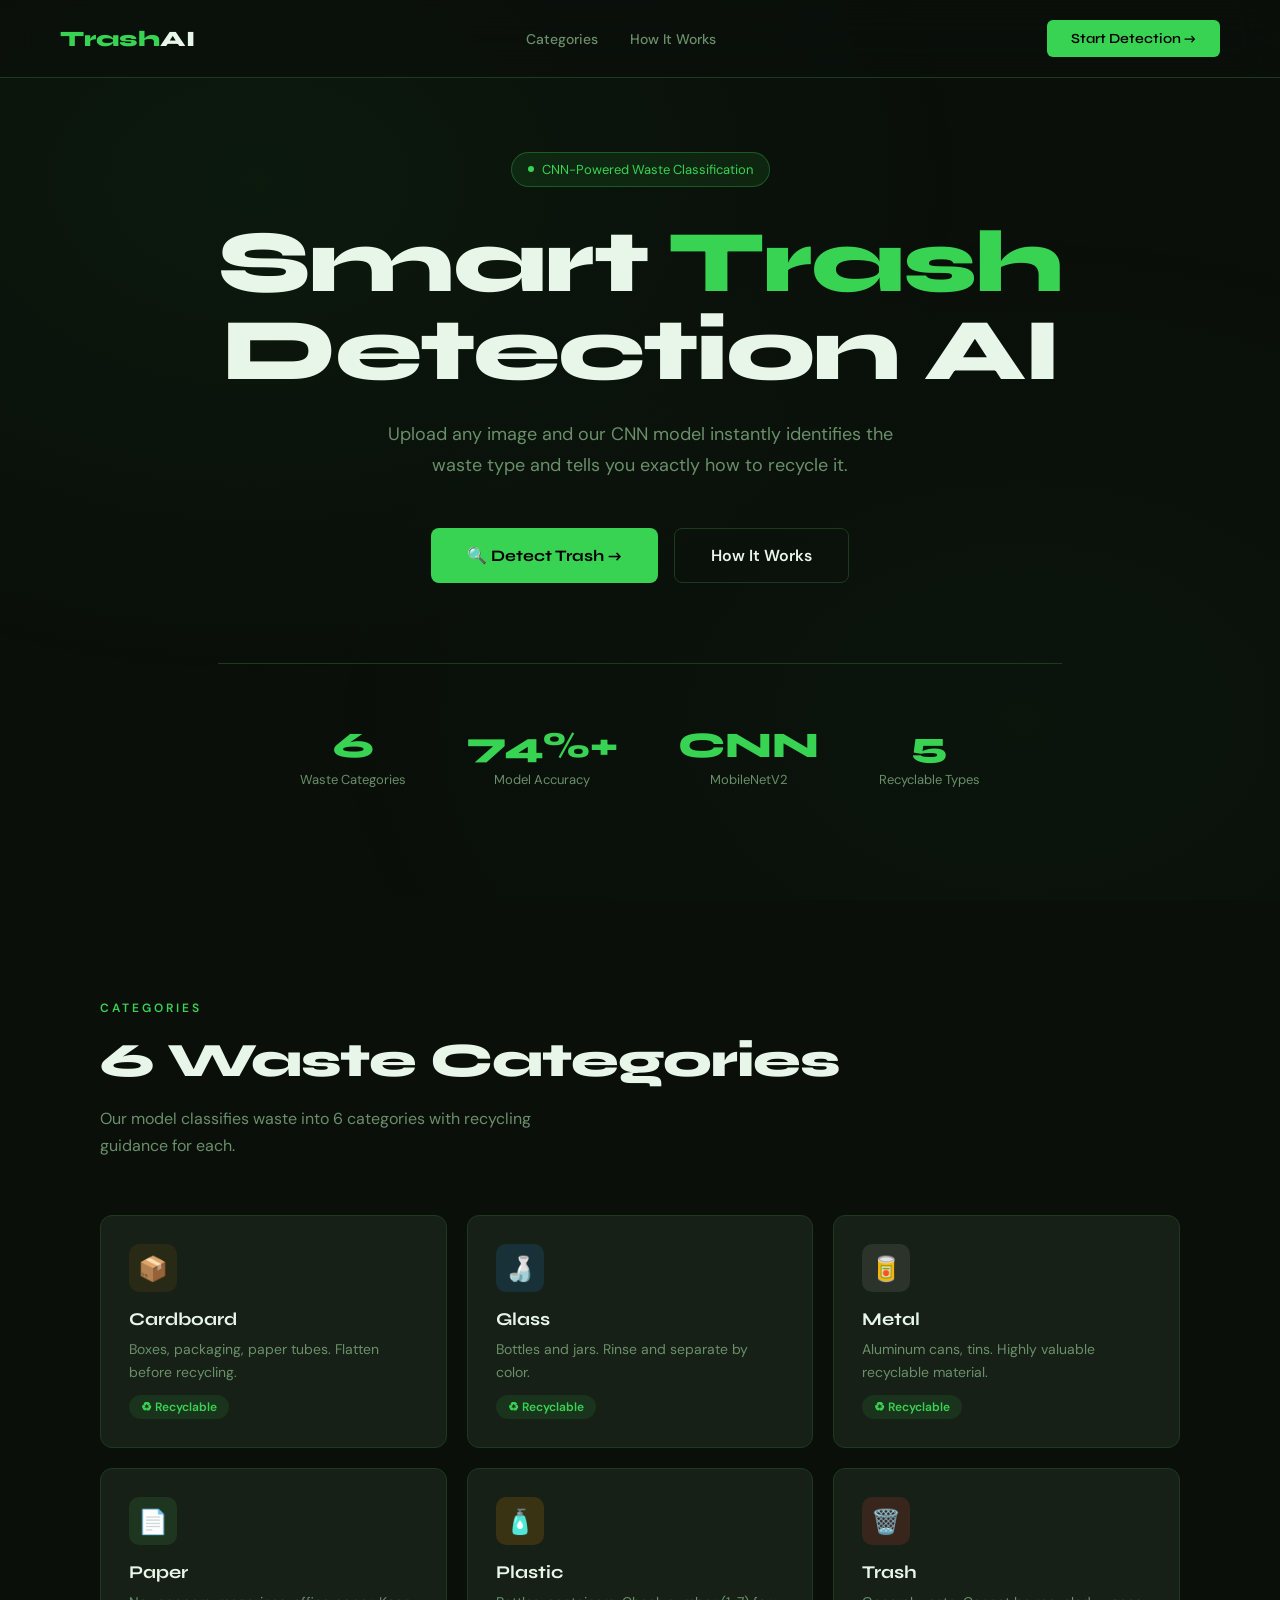
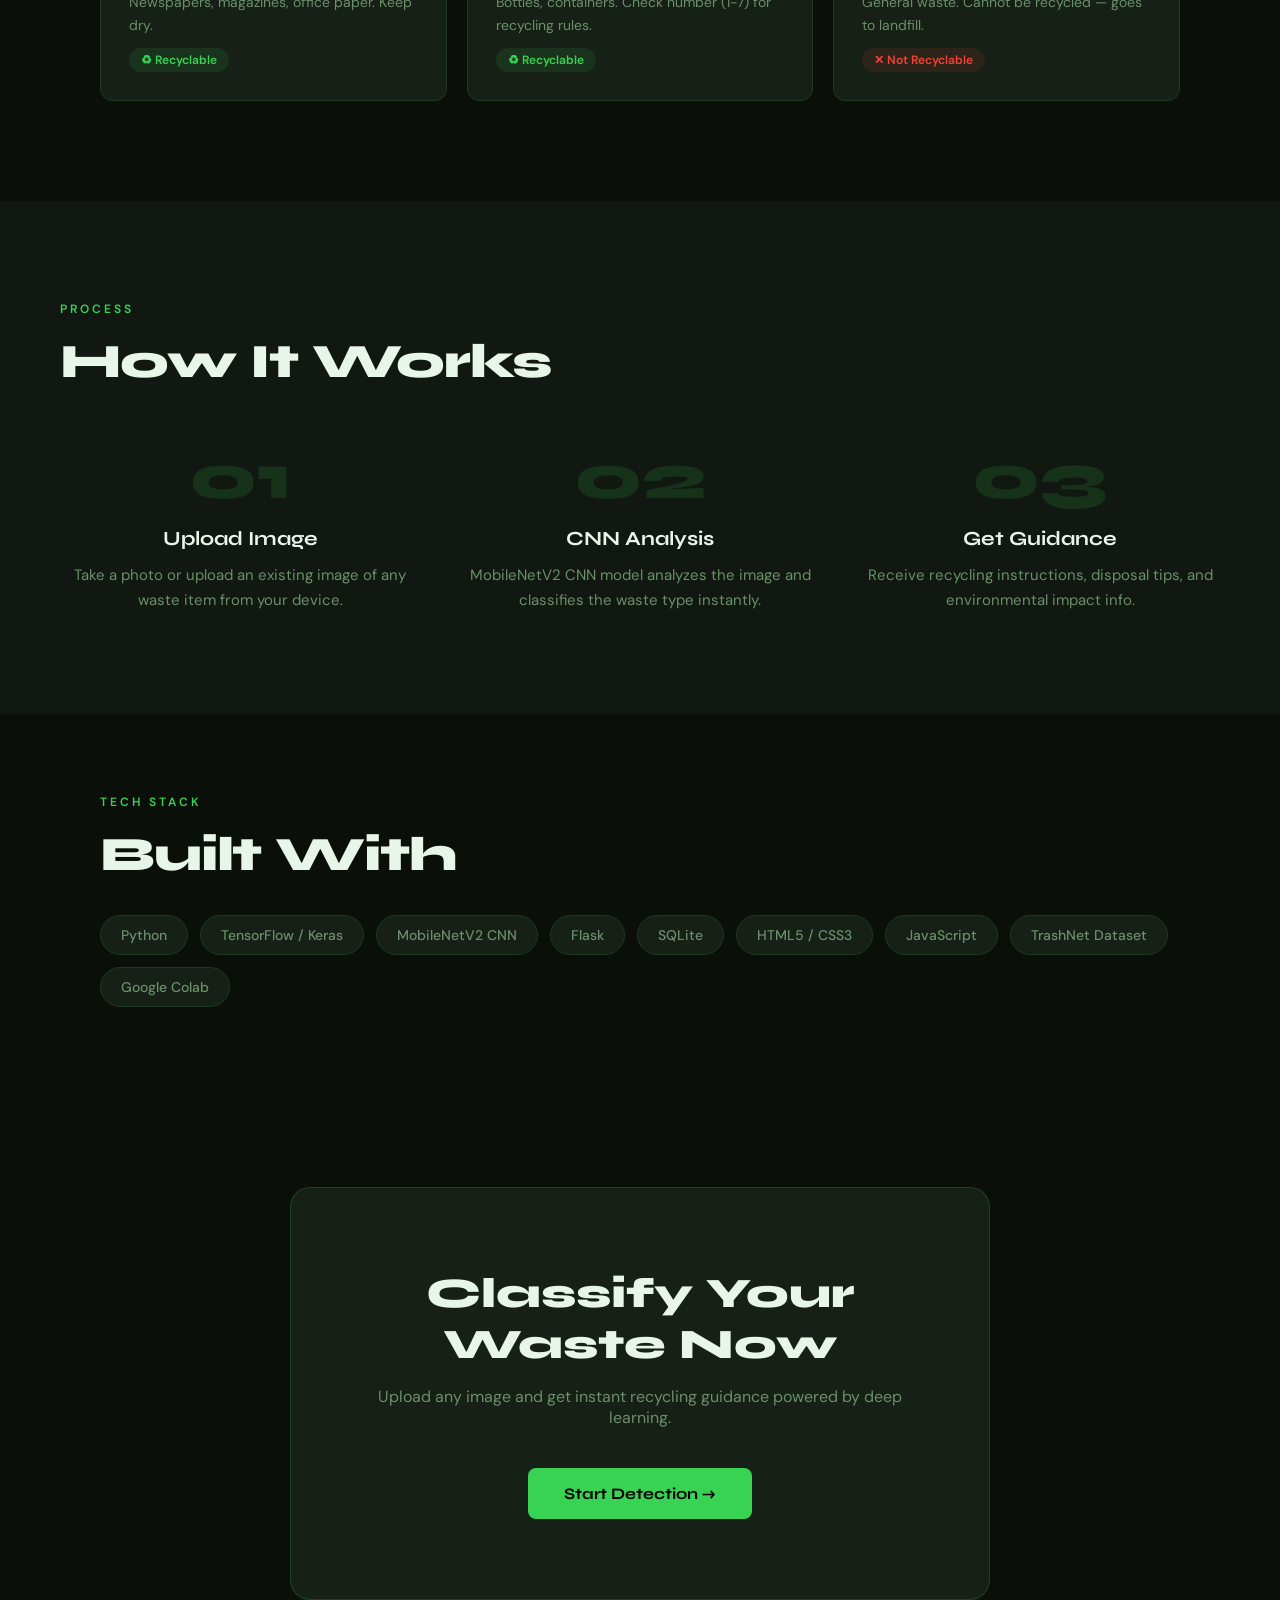
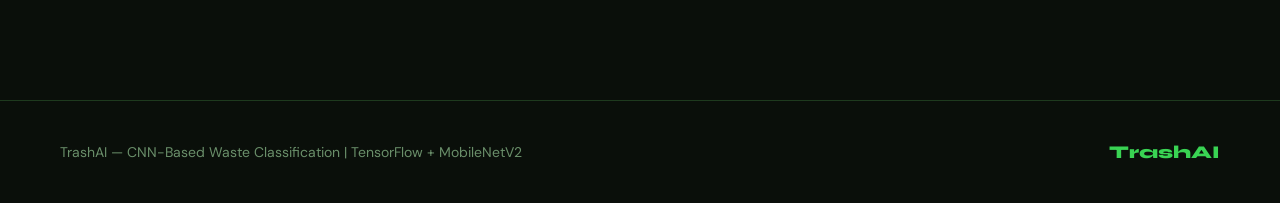
<file: index.html>
<!DOCTYPE html>
<html lang="en">
<head>
<meta charset="UTF-8"/>
<meta name="viewport" content="width=device-width, initial-scale=1.0"/>
<title>TrashAI - Smart Recycling Detection</title>
<link href="https://fonts.googleapis.com/css2?family=Syne:wght@400;600;700;800&family=DM+Sans:wght@300;400;500&display=swap" rel="stylesheet"/>
<style>
:root{--bg:#0a0f0a;--surface:#111811;--card:#162016;--accent:#39d353;--accent2:#7ee787;--text:#e8f5e9;--muted:#6a8f6a;--border:#1e3a1e;}
*{margin:0;padding:0;box-sizing:border-box;}
body{background:var(--bg);color:var(--text);font-family:'DM Sans',sans-serif;min-height:100vh;overflow-x:hidden;}
/* Animated background */
body::before{content:'';position:fixed;inset:0;background:radial-gradient(ellipse at 20% 20%,rgba(57,211,83,0.05) 0%,transparent 50%),radial-gradient(ellipse at 80% 80%,rgba(57,211,83,0.03) 0%,transparent 50%);pointer-events:none;z-index:0;}

nav{position:fixed;top:0;width:100%;z-index:100;padding:20px 60px;display:flex;justify-content:space-between;align-items:center;background:rgba(10,15,10,0.8);backdrop-filter:blur(20px);border-bottom:1px solid var(--border);}
.logo{font-family:'Syne',sans-serif;font-size:22px;font-weight:800;color:var(--accent);}
.logo span{color:var(--text);}
.nav-links{display:flex;gap:32px;list-style:none;}
.nav-links a{color:var(--muted);text-decoration:none;font-size:14px;font-weight:500;transition:color 0.2s;}
.nav-links a:hover{color:var(--accent);}
.nav-cta{background:var(--accent);color:#000;padding:10px 24px;border-radius:6px;font-weight:600;font-size:14px;text-decoration:none;font-family:'Syne',sans-serif;transition:all 0.2s;}
.nav-cta:hover{background:var(--accent2);}

.hero{min-height:100vh;display:flex;align-items:center;justify-content:center;text-align:center;padding:120px 60px 80px;position:relative;z-index:1;}
.hero-badge{display:inline-flex;align-items:center;gap:8px;background:rgba(57,211,83,0.1);border:1px solid rgba(57,211,83,0.3);padding:8px 16px;border-radius:100px;font-size:13px;color:var(--accent);margin-bottom:32px;}
.badge-dot{width:6px;height:6px;background:var(--accent);border-radius:50%;animation:pulse 2s infinite;}
@keyframes pulse{0%,100%{opacity:1;}50%{opacity:0.3;}}
h1{font-family:'Syne',sans-serif;font-size:clamp(42px,7vw,88px);font-weight:800;line-height:1.0;margin-bottom:24px;letter-spacing:-2px;}
h1 .green{color:var(--accent);}
.hero-sub{font-size:18px;color:var(--muted);max-width:540px;margin:0 auto 48px;line-height:1.7;}
.hero-buttons{display:flex;gap:16px;justify-content:center;flex-wrap:wrap;}
.btn-primary{background:var(--accent);color:#000;padding:16px 36px;border-radius:8px;font-weight:700;font-size:16px;text-decoration:none;font-family:'Syne',sans-serif;transition:all 0.2s;display:inline-flex;align-items:center;gap:8px;}
.btn-primary:hover{background:var(--accent2);transform:translateY(-2px);}
.btn-secondary{background:transparent;color:var(--text);padding:16px 36px;border-radius:8px;font-weight:600;font-size:16px;text-decoration:none;border:1px solid var(--border);transition:all 0.2s;}
.btn-secondary:hover{border-color:var(--accent);color:var(--accent);}

/* Stats row */
.stats-row{display:flex;justify-content:center;gap:60px;margin-top:80px;padding-top:60px;border-top:1px solid var(--border);}
.stat{text-align:center;}
.stat-num{font-family:'Syne',sans-serif;font-size:36px;font-weight:800;color:var(--accent);}
.stat-label{font-size:13px;color:var(--muted);margin-top:4px;}

/* Classes section */
.section{padding:100px 60px;max-width:1200px;margin:0 auto;position:relative;z-index:1;}
.section-tag{font-size:12px;font-weight:600;color:var(--accent);text-transform:uppercase;letter-spacing:3px;margin-bottom:16px;}
.section-title{font-family:'Syne',sans-serif;font-size:clamp(32px,4vw,48px);font-weight:800;margin-bottom:16px;letter-spacing:-1px;}
.section-sub{color:var(--muted);font-size:16px;max-width:500px;line-height:1.7;margin-bottom:56px;}

.classes-grid{display:grid;grid-template-columns:repeat(3,1fr);gap:20px;}
.class-card{background:var(--card);border:1px solid var(--border);border-radius:12px;padding:28px;transition:all 0.3s;cursor:default;}
.class-card:hover{border-color:var(--accent);transform:translateY(-4px);}
.class-icon{width:48px;height:48px;border-radius:10px;display:flex;align-items:center;justify-content:center;font-size:24px;margin-bottom:16px;}
.class-name{font-family:'Syne',sans-serif;font-size:18px;font-weight:700;margin-bottom:8px;}
.class-desc{font-size:14px;color:var(--muted);line-height:1.6;}
.class-badge{display:inline-block;margin-top:12px;padding:4px 12px;border-radius:100px;font-size:12px;font-weight:600;}
.recyclable{background:rgba(57,211,83,0.1);color:var(--accent);}
.not-recyclable{background:rgba(244,67,54,0.1);color:#f44336;}

/* How it works */
.how-section{padding:100px 60px;background:var(--surface);position:relative;z-index:1;}
.how-inner{max-width:1200px;margin:0 auto;}
.steps{display:grid;grid-template-columns:repeat(3,1fr);gap:40px;margin-top:56px;}
.step{text-align:center;}
.step-num{font-family:'Syne',sans-serif;font-size:64px;font-weight:800;color:rgba(57,211,83,0.15);line-height:1;margin-bottom:16px;}
.step-title{font-family:'Syne',sans-serif;font-size:20px;font-weight:700;margin-bottom:12px;}
.step-desc{font-size:15px;color:var(--muted);line-height:1.7;}

/* Tech stack */
.tech-section{padding:80px 60px;max-width:1200px;margin:0 auto;position:relative;z-index:1;}
.tech-pills{display:flex;flex-wrap:wrap;gap:12px;margin-top:32px;}
.tech-pill{background:var(--card);border:1px solid var(--border);padding:10px 20px;border-radius:100px;font-size:14px;font-weight:500;color:var(--muted);}

/* CTA */
.cta-section{padding:100px 60px;text-align:center;position:relative;z-index:1;}
.cta-box{background:var(--card);border:1px solid rgba(57,211,83,0.2);border-radius:20px;padding:80px;max-width:700px;margin:0 auto;}
.cta-title{font-family:'Syne',sans-serif;font-size:42px;font-weight:800;margin-bottom:16px;}
.cta-sub{color:var(--muted);font-size:16px;margin-bottom:40px;}

footer{padding:40px 60px;border-top:1px solid var(--border);display:flex;justify-content:space-between;align-items:center;position:relative;z-index:1;}
.footer-text{font-size:14px;color:var(--muted);}
.footer-logo{font-family:'Syne',sans-serif;font-size:18px;font-weight:800;color:var(--accent);}
</style>
</head>
<body>

<nav>
  <div class="logo">Trash<span>AI</span></div>
  <ul class="nav-links">
    <li><a href="#classes">Categories</a></li>
    <li><a href="#how">How It Works</a></li>
  </ul>
  <a href="detect.html" class="nav-cta">Start Detection →</a>
</nav>

<section class="hero">
  <div>
    <div class="hero-badge">
      <span class="badge-dot"></span>
      CNN-Powered Waste Classification
    </div>
    <h1>Smart <span class="green">Trash</span><br>Detection AI</h1>
    <p class="hero-sub">Upload any image and our CNN model instantly identifies the waste type and tells you exactly how to recycle it.</p>
    <div class="hero-buttons">
      <a href="detect.html" class="btn-primary">🔍 Detect Trash →</a>
      <a href="#how" class="btn-secondary">How It Works</a>
    </div>
    <div class="stats-row">
      <div class="stat"><div class="stat-num">6</div><div class="stat-label">Waste Categories</div></div>
      <div class="stat"><div class="stat-num">74%+</div><div class="stat-label">Model Accuracy</div></div>
      <div class="stat"><div class="stat-num">CNN</div><div class="stat-label">MobileNetV2</div></div>
      <div class="stat"><div class="stat-num">5</div><div class="stat-label">Recyclable Types</div></div>
    </div>
  </div>
</section>

<section class="section" id="classes">
  <div class="section-tag">Categories</div>
  <h2 class="section-title">6 Waste Categories</h2>
  <p class="section-sub">Our model classifies waste into 6 categories with recycling guidance for each.</p>
  <div class="classes-grid">
    <div class="class-card">
      <div class="class-icon" style="background:rgba(139,105,20,0.15)">📦</div>
      <div class="class-name">Cardboard</div>
      <div class="class-desc">Boxes, packaging, paper tubes. Flatten before recycling.</div>
      <span class="class-badge recyclable">♻ Recyclable</span>
    </div>
    <div class="class-card">
      <div class="class-icon" style="background:rgba(33,150,243,0.15)">🍶</div>
      <div class="class-name">Glass</div>
      <div class="class-desc">Bottles and jars. Rinse and separate by color.</div>
      <span class="class-badge recyclable">♻ Recyclable</span>
    </div>
    <div class="class-card">
      <div class="class-icon" style="background:rgba(158,158,158,0.15)">🥫</div>
      <div class="class-name">Metal</div>
      <div class="class-desc">Aluminum cans, tins. Highly valuable recyclable material.</div>
      <span class="class-badge recyclable">♻ Recyclable</span>
    </div>
    <div class="class-card">
      <div class="class-icon" style="background:rgba(76,175,80,0.15)">📄</div>
      <div class="class-name">Paper</div>
      <div class="class-desc">Newspapers, magazines, office paper. Keep dry.</div>
      <span class="class-badge recyclable">♻ Recyclable</span>
    </div>
    <div class="class-card">
      <div class="class-icon" style="background:rgba(255,152,0,0.15)">🧴</div>
      <div class="class-name">Plastic</div>
      <div class="class-desc">Bottles, containers. Check number (1-7) for recycling rules.</div>
      <span class="class-badge recyclable">♻ Recyclable</span>
    </div>
    <div class="class-card">
      <div class="class-icon" style="background:rgba(244,67,54,0.15)">🗑️</div>
      <div class="class-name">Trash</div>
      <div class="class-desc">General waste. Cannot be recycled — goes to landfill.</div>
      <span class="class-badge not-recyclable">✕ Not Recyclable</span>
    </div>
  </div>
</section>

<section class="how-section" id="how">
  <div class="how-inner">
    <div class="section-tag">Process</div>
    <h2 class="section-title">How It Works</h2>
    <div class="steps">
      <div class="step">
        <div class="step-num">01</div>
        <div class="step-title">Upload Image</div>
        <div class="step-desc">Take a photo or upload an existing image of any waste item from your device.</div>
      </div>
      <div class="step">
        <div class="step-num">02</div>
        <div class="step-title">CNN Analysis</div>
        <div class="step-desc">MobileNetV2 CNN model analyzes the image and classifies the waste type instantly.</div>
      </div>
      <div class="step">
        <div class="step-num">03</div>
        <div class="step-title">Get Guidance</div>
        <div class="step-desc">Receive recycling instructions, disposal tips, and environmental impact info.</div>
      </div>
    </div>
  </div>
</section>

<section class="tech-section">
  <div class="section-tag">Tech Stack</div>
  <h2 class="section-title">Built With</h2>
  <div class="tech-pills">
    <span class="tech-pill">Python</span>
    <span class="tech-pill">TensorFlow / Keras</span>
    <span class="tech-pill">MobileNetV2 CNN</span>
    <span class="tech-pill">Flask</span>
    <span class="tech-pill">SQLite</span>
    <span class="tech-pill">HTML5 / CSS3</span>
    <span class="tech-pill">JavaScript</span>
    <span class="tech-pill">TrashNet Dataset</span>
    <span class="tech-pill">Google Colab</span>
  </div>
</section>

<section class="cta-section">
  <div class="cta-box">
    <h2 class="cta-title">Classify Your Waste Now</h2>
    <p class="cta-sub">Upload any image and get instant recycling guidance powered by deep learning.</p>
    <a href="detect.html" class="btn-primary">Start Detection →</a>
  </div>
</section>

<footer>
  <div class="footer-text">TrashAI — CNN-Based Waste Classification | TensorFlow + MobileNetV2</div>
  <div class="footer-logo">TrashAI</div>
</footer>

</body>
</html>
</file>
